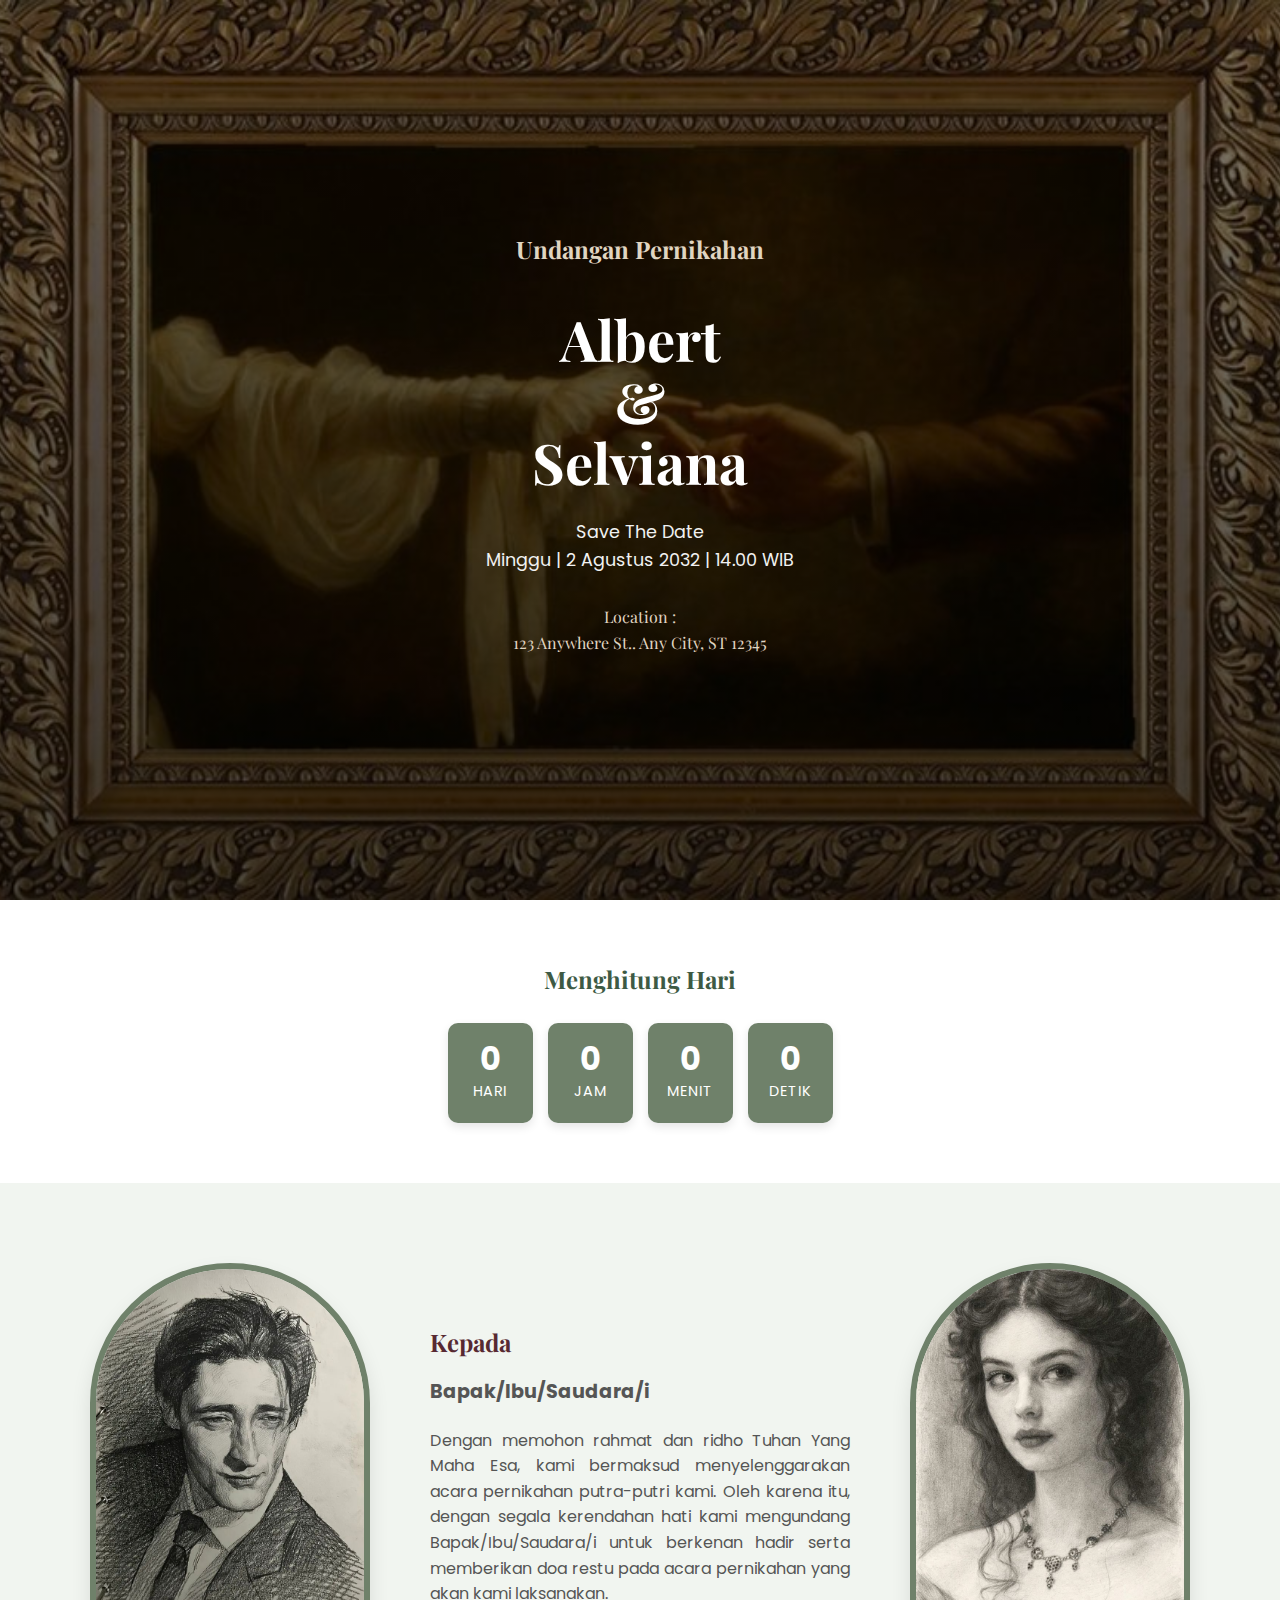
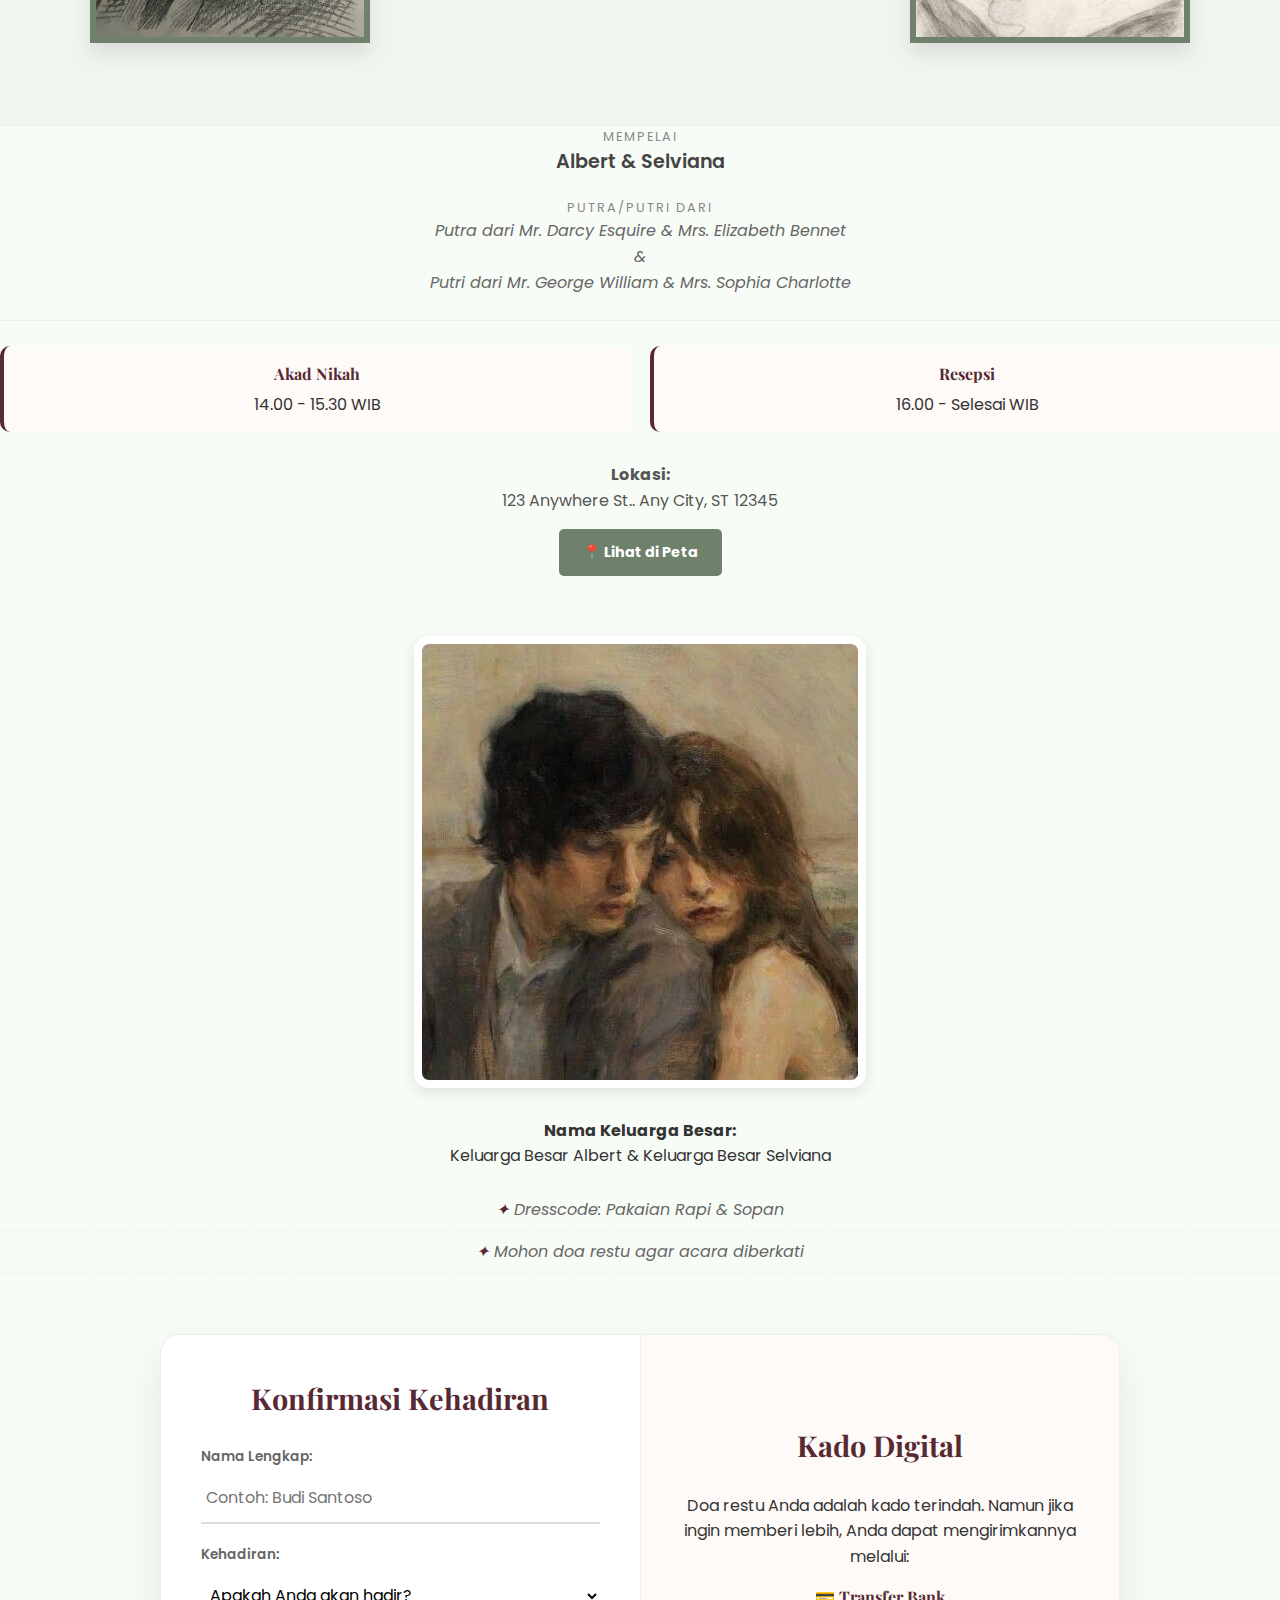
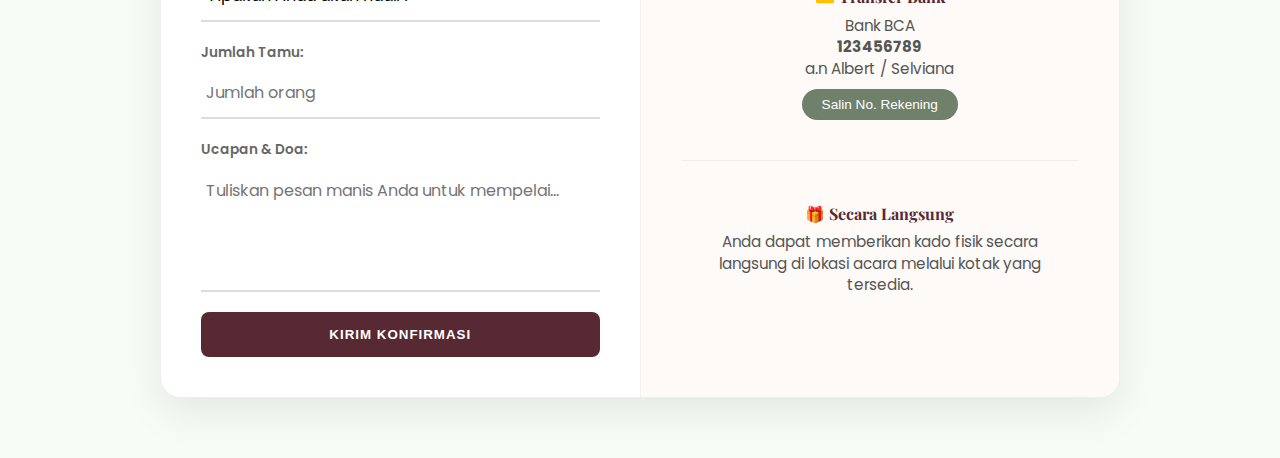
<file: index.html>
<meta name="viewport" content="width=device-width, initial-scale=1">
<!DOCTYPE html>
<html lang="id">
<head>
    <meta charset="UTF-8"> <title>Undangan Pernikahan Albert & Selviana</title>
    <link href="https://fonts.googleapis.com/css2?family=Playfair+Display:ital,wght@0,400;0,700;1,400&family=Poppins:wght@300;400;600&display=swap" rel="stylesheet">
    <link rel="stylesheet" href="style.css">
    <style>
        .cover-page {
            background: linear-gradient(rgba(0,0,0,0.5), rgba(0,0,0,0.7)), 
                        url('heading.jpg') no-repeat center center/cover !important;
        }
    </style>
</head>
<body>
    <div class="cover-page">
        <h2>Undangan Pernikahan</h2>
        <h1>Albert <br> & <br> Selviana</h1>
        <p>Save The Date <br> Minggu | 2 Agustus 2032 | 14.00 WIB</p>
        <h3>Location :<br> 123 Anywhere St.. Any City, ST 12345</h3>
    </div>

    <div class="countdown-page">
        <h2>Menghitung Hari</h2>
        <div class="countdown">
            <div class="countdown-item">
                <span id="days">0</span>
                <p>Hari</p>
            </div>
            <div class="countdown-item">
                <span id="hours">0</span>
                <p>Jam</p>
            </div>
            <div class="countdown-item">
                <span id="minutes">0</span>
                <p>Menit</p>
            </div>
            <div class="countdown-item">
                <span id="seconds">0</span>
                <p>Detik</p>
            </div>
        </div>
    </div>

    <div class="page-two">
        <div class="bride-groom-container">
            <div class="photo-left">
                <img src="grooms.jpg" alt="Foto Mempelai Pria (Albert)">
            </div>
            <div class="center-content">
                <h2>Kepada</h2>
                <p class="guest-greeting">Bapak/Ibu/Saudara/i</p>
                <p style="text-align: justify;">Dengan memohon rahmat dan ridho Tuhan Yang Maha Esa, kami bermaksud menyelenggarakan acara pernikahan putra-putri kami. Oleh karena itu, dengan segala kerendahan hati kami mengundang Bapak/Ibu/Saudara/i untuk berkenan hadir serta memberikan doa restu pada acara pernikahan yang akan kami laksanakan.</p>
            </div>
            <div class="photo-right">
                <img src="brides.jpg" alt="Foto Mempelai Wanita (Selviana)">
            </div>
        </div>
    </div>
                <div class="info-item">
                    <span class="label">Mempelai</span>
                    <p class="value">Albert & Selviana</p>
                </div>
                <div class="info-item">
                    <span class="label">Putra/Putri Dari</span>
                    <p class="value parents">Putra dari Mr. Darcy Esquire & Mrs. Elizabeth Bennet
                        <br> & <br> Putri dari Mr. George William  &  Mrs. Sophia Charlotte</p>
                </div>

                <hr class="divider">

                <div class="schedule-grid">
                    <div class="schedule-item">
                        <h4>Akad Nikah</h4>
                        <p>14.00 - 15.30 WIB</p>
                    </div>
                    <div class="schedule-item">
                        <h4>Resepsi</h4>
                        <p>16.00 - Selesai WIB</p>
                    </div>
                </div>

                <div class="location-box">
                    <p><strong>Lokasi:</strong><br> 123 Anywhere St.. Any City, ST 12345</p>
                    <a class="map-button" href="https://maps.google.com/?q=123+Anywhere+St" target="_blank">📍 Lihat di Peta</a>
                </div>

                <div class="photo-frame">
                    <p style="text-align: center;"><img src="couple.jpg" alt="Foto Mempelai"></p>
                </div>

                <div class="additional-info">
                    <p><strong>Nama Keluarga Besar:</strong><br> Keluarga Besar Albert & Keluarga Besar Selviana</p>
                    <ul class="clean-list">
                        <li>Dresscode: Pakaian Rapi & Sopan</li>
                        <li>Mohon doa restu agar acara diberkati</li>
                    </ul>
                </div>

                <div class="rsvp-container">
    <div class="rsvp-wrapper">
        <div class="rsvp-left">
            <h3>Konfirmasi Kehadiran</h3>
            <form action="#" method="POST">
                <label for="name">Nama Lengkap:</label>
                <input type="text" id="name" name="name" placeholder="Contoh: Budi Santoso" required>

                <label for="attendance">Kehadiran:</label>
                <select id="attendance" name="attendance" required>
                    <option value="" disabled selected>Apakah Anda akan hadir?</option>
                    <option value="ya">Ya, Saya Hadir</option>
                    <option value="tidak">Maaf, Tidak Bisa Hadir</option>
                </select>

                <label for="guests">Jumlah Tamu:</label>
                <input type="number" id="guests" name="guests" min="1" max="5" placeholder="Jumlah orang">

                <label for="notes">Ucapan & Doa:</label>
                <textarea id="notes" name="notes" rows="4" placeholder="Tuliskan pesan manis Anda untuk mempelai..."></textarea>

                <button type="submit">Kirim Konfirmasi</button>
            </form>
        </div>

        <div class="rsvp-right">
            <h3>Kado Digital</h3>
            <p>Doa restu Anda adalah kado terindah. Namun jika ingin memberi lebih, Anda dapat mengirimkannya melalui:</p>
            
            <div class="gift-options">
                <div class="gift-card">
                    <h4>💳 Transfer Bank</h4>
                    <p>Bank BCA<br><strong>123456789</strong><br>a.n Albert / Selviana</p>
                    <button class="copy-btn">Salin No. Rekening</button>
                </div>

                <hr class="divider">

                <div class="gift-card">
                    <h4>🎁 Secara Langsung</h4>
                    <p>Anda dapat memberikan kado fisik secara langsung di lokasi acara melalui kotak yang tersedia.</p>
                </div>
            </div>
        </div>
    </div>
</div>

    <script>
        // Copy-paste isi file kode-javascript.js Anda di sini atau panggil filenya
        
        // CONTOH ISI JAVASCRIPT:
        const weddingDate = new Date("Aug 2, 2032 14:00:00").getTime();
        setInterval(function() {
            const now = new Date().getTime();
            const distance = weddingDate - now;
            document.getElementById("days").innerHTML = Math.floor(distance / (1000 * 60 * 60 * 24));
            document.getElementById("hours").innerHTML = Math.floor((distance % (1000 * 60 * 60 * 24)) / (1000 * 60 * 60));
            document.getElementById("minutes").innerHTML = Math.floor((distance % (1000 * 60 * 60)) / (1000 * 60));
            document.getElementById("seconds").innerHTML = Math.floor((distance % (1000 * 60)) / 1000);
        }, 1000);
    </script>
</body>
</html>
</file>
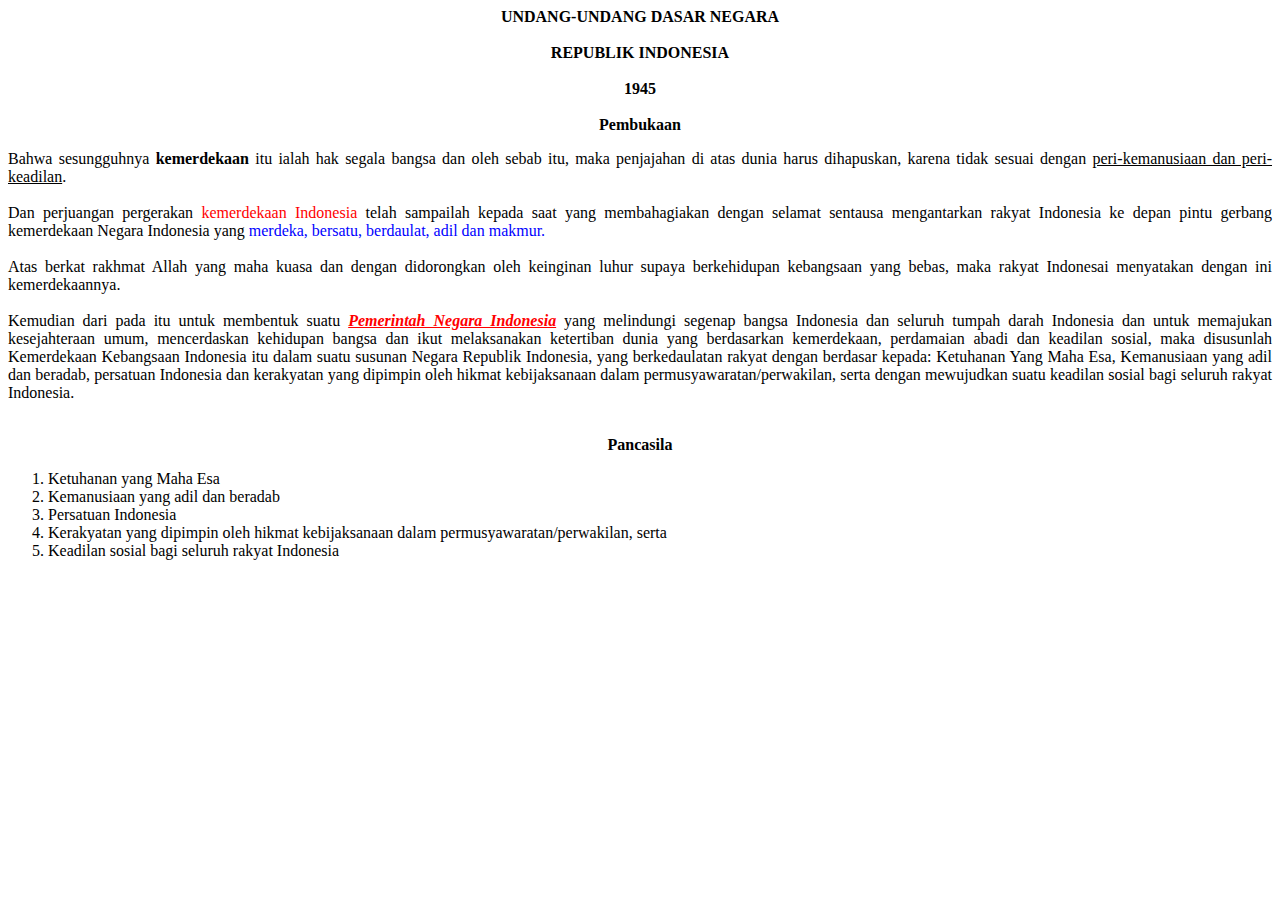
<file: Albert Wujaya tugas_html.html>
<!DOCTYPE html>
<head>
<title>UUD 1945</title>
<b><center>UNDANG-UNDANG DASAR NEGARA<br><br> REPUBLIK INDONESIA<br><br>1945<br><br>Pembukaan</center></b>
</head>
<body>
<p align = "justify"> Bahwa sesungguhnya <b>kemerdekaan</b> itu ialah hak segala bangsa dan oleh sebab itu, maka penjajahan di atas dunia harus dihapuskan, karena tidak sesuai dengan <u>peri-kemanusiaan dan peri-keadilan</u>.<br><br> Dan perjuangan pergerakan <font color="red">kemerdekaan Indonesia</font> telah sampailah kepada saat yang membahagiakan dengan selamat sentausa mengantarkan rakyat Indonesia ke depan pintu gerbang kemerdekaan Negara Indonesia yang <font color ="blue">merdeka, bersatu, berdaulat, adil dan makmur.</font><br><br>Atas berkat rakhmat Allah yang maha kuasa dan dengan didorongkan oleh keinginan luhur supaya berkehidupan kebangsaan yang bebas, maka rakyat Indonesai menyatakan dengan ini kemerdekaannya.<br><br>Kemudian dari pada itu untuk membentuk suatu <font color = "red"><b><u><i>Pemerintah Negara Indonesia</i></u></b></font> yang melindungi segenap bangsa Indonesia dan seluruh tumpah darah Indonesia dan untuk memajukan kesejahteraan umum, mencerdaskan kehidupan bangsa dan ikut melaksanakan ketertiban dunia yang berdasarkan kemerdekaan, perdamaian abadi dan keadilan sosial, maka disusunlah Kemerdekaan Kebangsaan Indonesia itu dalam suatu susunan Negara Republik Indonesia, yang berkedaulatan rakyat dengan berdasar kepada: Ketuhanan Yang Maha Esa, Kemanusiaan yang adil dan beradab, persatuan Indonesia dan kerakyatan yang dipimpin oleh hikmat kebijaksanaan dalam permusyawaratan/perwakilan, serta dengan mewujudkan suatu keadilan sosial bagi seluruh rakyat Indonesia.</p><br>
<b><center> Pancasila </center></b>
<ol>
	<li>Ketuhanan yang Maha Esa</li>
	<li>Kemanusiaan yang adil dan beradab</li>
	<li>Persatuan Indonesia</li>
	<li>Kerakyatan yang dipimpin oleh hikmat kebijaksanaan dalam permusyawaratan/perwakilan, serta</li>
	<li>Keadilan sosial bagi seluruh rakyat Indonesia</li>
</file>
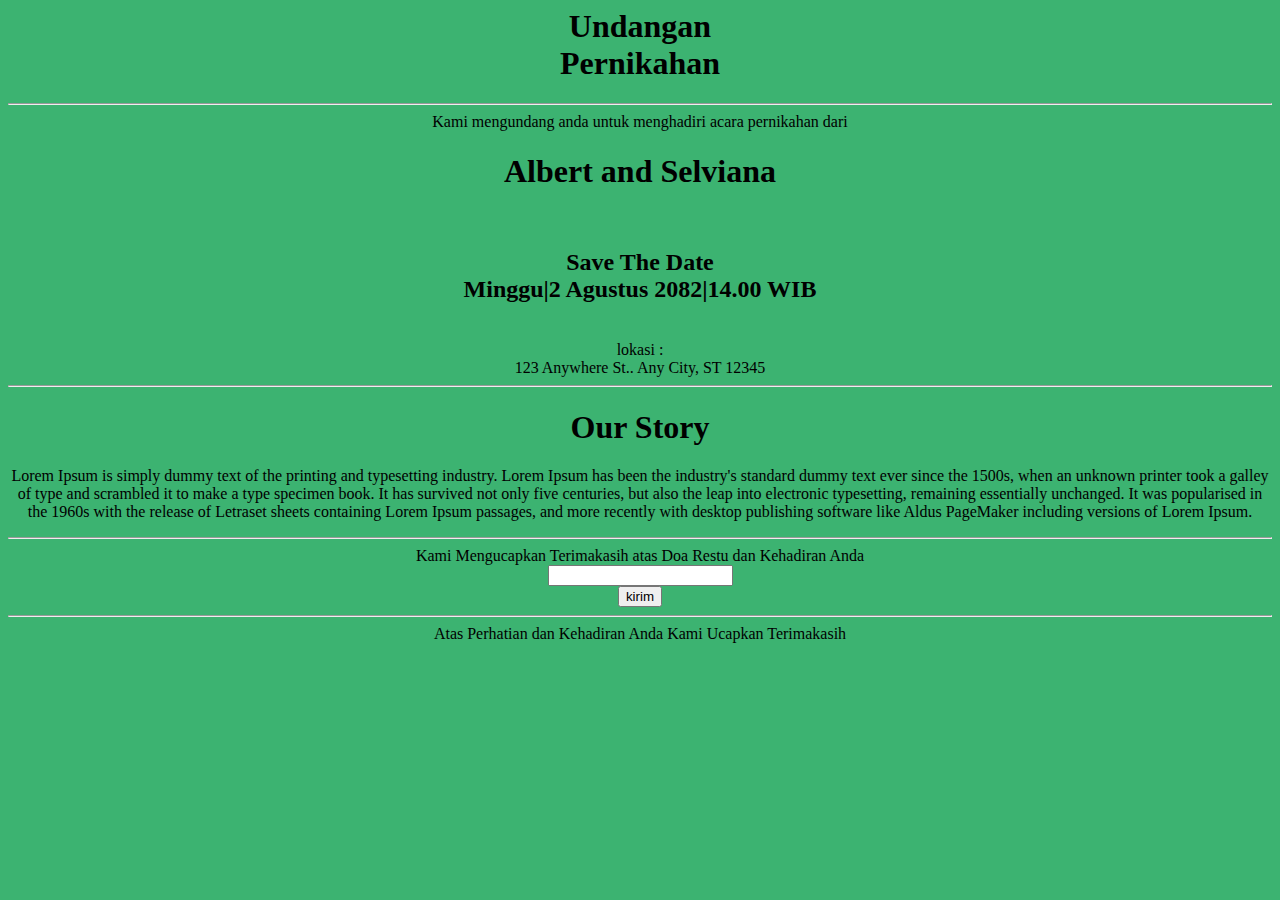
<file: indexlama.html>
<meta name="viewport" content="width=device-width, initial-scale=1">
<!DOCTYPE html>
<html>
<head> 
<title> Undangan Nikah </title>
<center><h1>Undangan <br>Pernikahan</h1></center>
<hr>
</head>

<body bgcolor="#3CB371">
<center>Kami mengundang anda untuk
menghadiri acara pernikahan dari<br>
<h1> Albert and Selviana </h1>
<br>
<h2> Save The Date <br>Minggu|2 Agustus 2082|14.00 WIB </h2> 
<br>
lokasi :<br> 123 Anywhere St.. Any City, ST 12345 
<hr>
<h1> Our Story </h1> 
<p>Lorem Ipsum is simply dummy text of the printing and typesetting industry. Lorem Ipsum has been the industry's standard dummy text ever since the 1500s, when an unknown printer took a galley of type and scrambled it to make a type specimen book. It has survived not only five centuries, but also the leap into electronic typesetting, remaining essentially unchanged. It was popularised in the 1960s with the release of Letraset sheets containing Lorem Ipsum passages, and more recently with desktop publishing software like Aldus PageMaker including versions of Lorem Ipsum.</p>
<hr> 
Kami Mengucapkan Terimakasih atas Doa Restu dan Kehadiran Anda
<br>
<input></input>
<br>
<button>kirim</button>
<hr>Atas Perhatian dan Kehadiran Anda Kami Ucapkan Terimakasih</center>

</body>
<html>
</file>
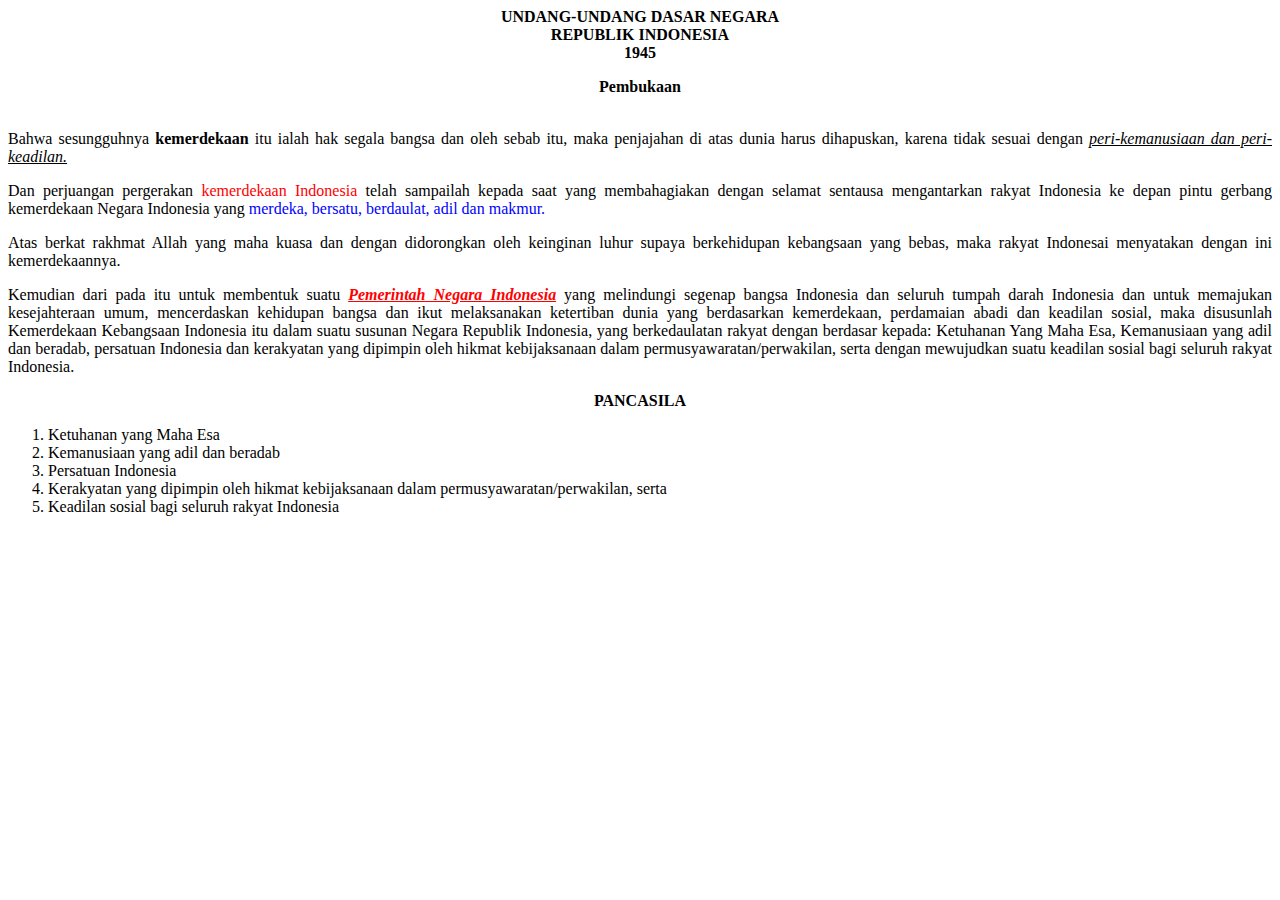
<file: Selviana Ananda tugas_html.html>
<html>
	<head>
		<title>Hello World:D</title>
	</head>
	<body>
<b><center>UNDANG-UNDANG DASAR NEGARA<br>
REPUBLIK INDONESIA<br>
1945<br></p>
Pembukaan</center></b><br>

<p align="justify">Bahwa sesungguhnya <b>kemerdekaan</b> itu ialah hak segala bangsa dan oleh sebab itu, maka penjajahan di atas dunia harus dihapuskan, karena tidak sesuai dengan <i><u>peri-kemanusiaan dan peri-keadilan.</i></u></p>

<p align="justify">Dan perjuangan pergerakan <font color="Red"> kemerdekaan Indonesia</font> telah sampailah kepada saat yang membahagiakan dengan selamat sentausa mengantarkan rakyat Indonesia ke depan pintu gerbang kemerdekaan Negara Indonesia yang <font color="blue">merdeka, bersatu, berdaulat, adil dan makmur.</font></p>

<p align="justify">Atas berkat rakhmat Allah yang maha kuasa dan dengan didorongkan oleh keinginan luhur supaya berkehidupan kebangsaan yang bebas, maka rakyat Indonesai menyatakan dengan ini kemerdekaannya.</p>

<p align="justify">Kemudian dari pada itu untuk membentuk suatu <b><font color="Red"><u><i>Pemerintah Negara Indonesia</b></u></i></font color> yang melindungi segenap bangsa Indonesia dan seluruh tumpah darah Indonesia dan untuk memajukan kesejahteraan umum, mencerdaskan kehidupan bangsa dan ikut melaksanakan ketertiban dunia yang berdasarkan kemerdekaan, perdamaian abadi dan keadilan sosial, maka disusunlah Kemerdekaan Kebangsaan Indonesia itu dalam suatu susunan Negara Republik Indonesia, yang berkedaulatan rakyat dengan berdasar kepada: Ketuhanan Yang Maha Esa, Kemanusiaan yang adil dan beradab, persatuan Indonesia dan kerakyatan yang dipimpin oleh hikmat kebijaksanaan dalam permusyawaratan/perwakilan, serta dengan mewujudkan suatu keadilan sosial bagi seluruh rakyat Indonesia. </p>

<b><center>PANCASILA</center></b>
<ol>
<li>Ketuhanan yang Maha Esa</li>
<li>Kemanusiaan yang adil dan beradab</li>
<li>Persatuan Indonesia</li>
<li>Kerakyatan yang dipimpin oleh hikmat kebijaksanaan dalam permusyawaratan/perwakilan, serta</li>
<li>Keadilan sosial bagi seluruh rakyat Indonesia</li>
</ol>
</file>
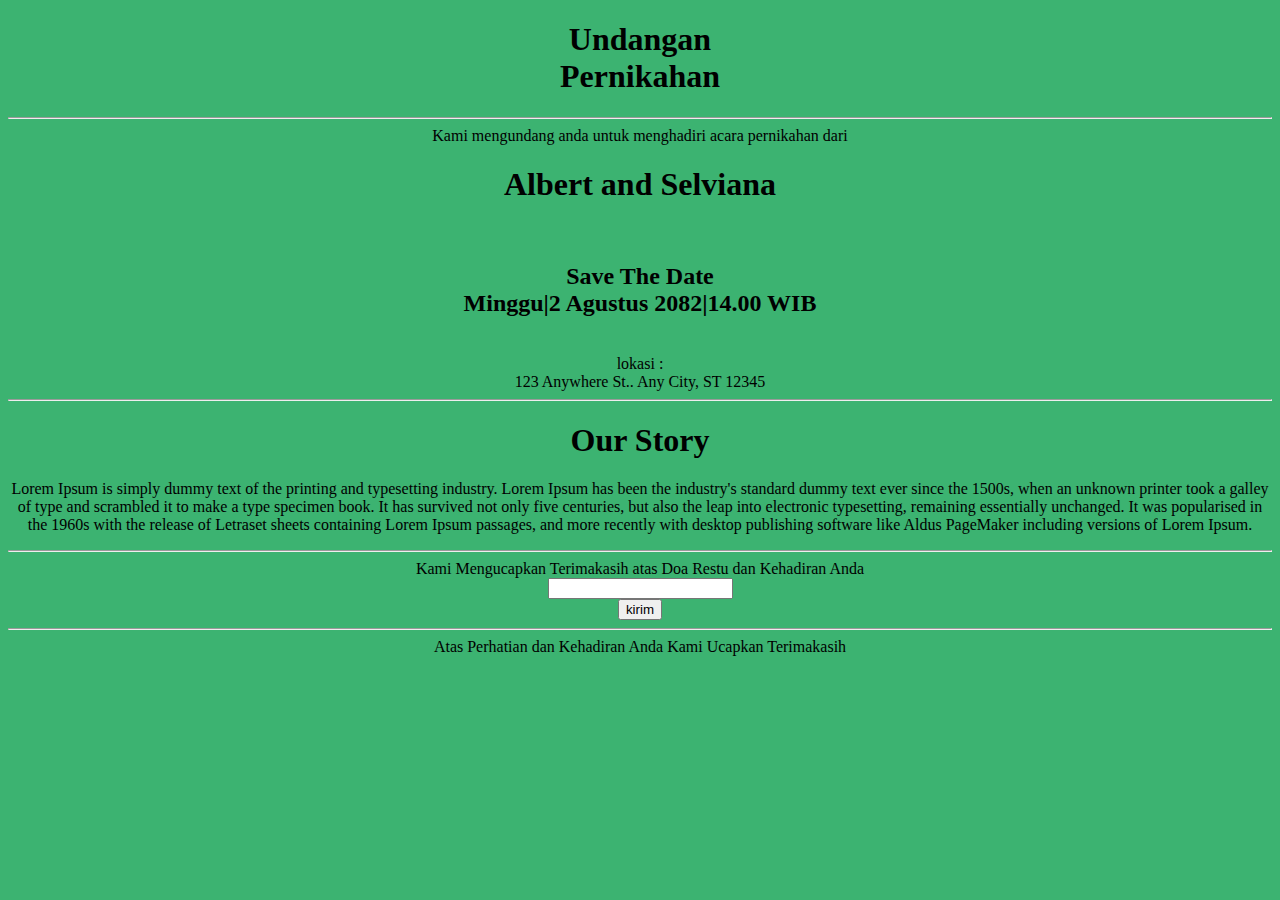
<file: undangan_html.html>
<!DOCTYPE html>
<html>
<head> 
<title> Undangan Nikah </title>
<center><h1>Undangan <br>Pernikahan</h1></center>
<hr>
</head>

<body bgcolor="#3CB371">
<center>Kami mengundang anda untuk
menghadiri acara pernikahan dari<br>
<h1> Albert and Selviana </h1>
<br>
<h2> Save The Date <br>Minggu|2 Agustus 2082|14.00 WIB </h2> 
<br>
lokasi :<br> 123 Anywhere St.. Any City, ST 12345 
<hr>
<h1> Our Story </h1> 
<p>Lorem Ipsum is simply dummy text of the printing and typesetting industry. Lorem Ipsum has been the industry's standard dummy text ever since the 1500s, when an unknown printer took a galley of type and scrambled it to make a type specimen book. It has survived not only five centuries, but also the leap into electronic typesetting, remaining essentially unchanged. It was popularised in the 1960s with the release of Letraset sheets containing Lorem Ipsum passages, and more recently with desktop publishing software like Aldus PageMaker including versions of Lorem Ipsum.</p>
<hr> 
Kami Mengucapkan Terimakasih atas Doa Restu dan Kehadiran Anda
<br>
<input></input>
<br>
<button>kirim</button>
<hr>Atas Perhatian dan Kehadiran Anda Kami Ucapkan Terimakasih</center>

</body>
<html>
</file>
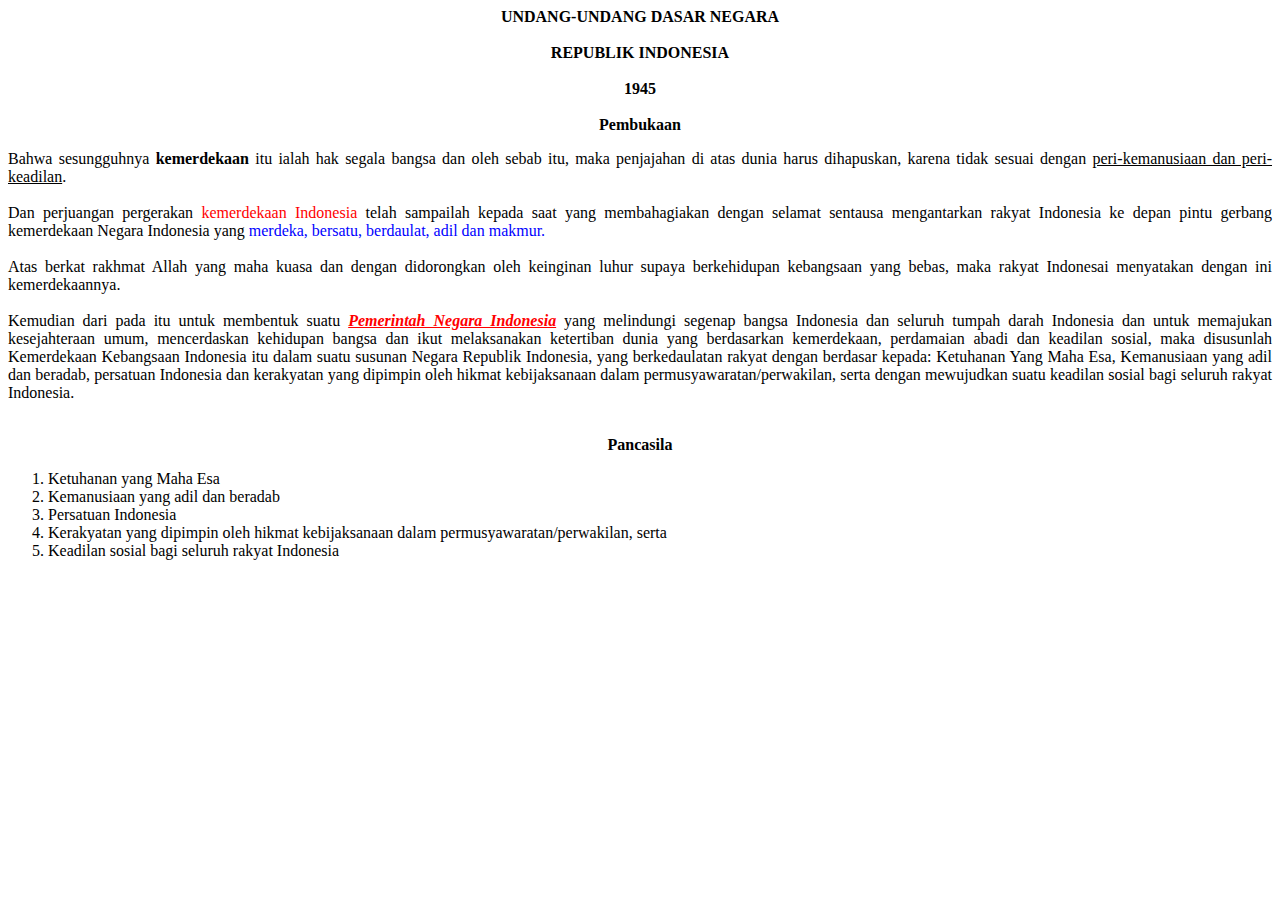
<file: aktivitas/Albert Wujaya tugas_html.html>
<!DOCTYPE html>
<head>
<title>UUD 1945</title>
<b><center>UNDANG-UNDANG DASAR NEGARA<br><br> REPUBLIK INDONESIA<br><br>1945<br><br>Pembukaan</center></b>
</head>
<body>
<p align = "justify"> Bahwa sesungguhnya <b>kemerdekaan</b> itu ialah hak segala bangsa dan oleh sebab itu, maka penjajahan di atas dunia harus dihapuskan, karena tidak sesuai dengan <u>peri-kemanusiaan dan peri-keadilan</u>.<br><br> Dan perjuangan pergerakan <font color="red">kemerdekaan Indonesia</font> telah sampailah kepada saat yang membahagiakan dengan selamat sentausa mengantarkan rakyat Indonesia ke depan pintu gerbang kemerdekaan Negara Indonesia yang <font color ="blue">merdeka, bersatu, berdaulat, adil dan makmur.</font><br><br>Atas berkat rakhmat Allah yang maha kuasa dan dengan didorongkan oleh keinginan luhur supaya berkehidupan kebangsaan yang bebas, maka rakyat Indonesai menyatakan dengan ini kemerdekaannya.<br><br>Kemudian dari pada itu untuk membentuk suatu <font color = "red"><b><u><i>Pemerintah Negara Indonesia</i></u></b></font> yang melindungi segenap bangsa Indonesia dan seluruh tumpah darah Indonesia dan untuk memajukan kesejahteraan umum, mencerdaskan kehidupan bangsa dan ikut melaksanakan ketertiban dunia yang berdasarkan kemerdekaan, perdamaian abadi dan keadilan sosial, maka disusunlah Kemerdekaan Kebangsaan Indonesia itu dalam suatu susunan Negara Republik Indonesia, yang berkedaulatan rakyat dengan berdasar kepada: Ketuhanan Yang Maha Esa, Kemanusiaan yang adil dan beradab, persatuan Indonesia dan kerakyatan yang dipimpin oleh hikmat kebijaksanaan dalam permusyawaratan/perwakilan, serta dengan mewujudkan suatu keadilan sosial bagi seluruh rakyat Indonesia.</p><br>
<b><center> Pancasila </center></b>
<ol>
	<li>Ketuhanan yang Maha Esa</li>
	<li>Kemanusiaan yang adil dan beradab</li>
	<li>Persatuan Indonesia</li>
	<li>Kerakyatan yang dipimpin oleh hikmat kebijaksanaan dalam permusyawaratan/perwakilan, serta</li>
	<li>Keadilan sosial bagi seluruh rakyat Indonesia</li>
</ol>
</body>
</html>
</file>
<file: style.css>
/* Reset & Base Styles */
* {
    margin: 0;
    padding: 0;
    box-sizing: border-box;
}

body {
    font-family: 'Poppins', sans-serif; /* Menggunakan Poppins untuk teks isi */
    color: #333; /* Hitam arang lembut untuk teks agar mudah dibaca */
    background-color: #f8fcf7; /* Latar belakang putih kehijauan yang sangat pucat, terinspirasi dari "Olivine" */
    line-height: 1.6;
    text-align: center;
}

h1, h2, h3, h4 {
    font-family: 'Playfair Display', serif; /* Font elegan untuk judul */
    margin-bottom: 15px;
}

/* --- Halaman Depan --- */
.cover-page {
    height: 100vh;
    display: flex;
    flex-direction: column;
    justify-content: center;
    align-items: center;
    background: linear-gradient(rgba(0,0,0,0.5), rgba(0,0,0,0.7)), 
                url('https://images.unsplash.com/photo-1519741497674-611481863552?q=80&w=2070') no-repeat center center/cover;
    color: white; /* Teks putih di atas gambar gelap */
    padding: 20px;
}

.cover-page h2 {
    color: #e0d5c1; /* Warna krem pucat untuk sub-judul di cover */
}

.cover-page h1 {
    font-size: 3.5rem;
    margin: 25px 0;
    line-height: 1.1;
    color: #fff;
}

.cover-page p {
    font-size: 1.1rem;
    color: #f1f1f1;
}

.cover-page h3 {
    margin-top: 30px;
    font-size: 1rem;
    font-weight: normal;
    color: #e0d5c1;
}

/* --- Bagian Countdown --- */
.countdown-page {
    padding: 60px 20px;
    background-color: #fff; /* Latar belakang putih bersih */
}

.countdown-page h2 {
    color: #3d5a44; /* Hijau Olivine Tua untuk judul */
}

.countdown {
    display: flex;
    justify-content: center;
    gap: 15px;
    margin-top: 25px;
}

.countdown-item {
    background: #6f816a; /* Hijau Olivine (PANTONE 18-0316 TCX) untuk kotak */
    color: white; /* Teks putih */
    padding: 20px 15px;
    border-radius: 10px;
    min-width: 85px;
    box-shadow: 0 4px 10px rgba(0,0,0,0.1);
}

.countdown-item span {
    font-size: 2rem;
    font-weight: bold;
    display: block;
    line-height: 1;
}

.countdown-item p {
    font-size: 0.9rem;
    margin-top: 5px;
    text-transform: uppercase;
    letter-spacing: 1px;
}

/* --- Halaman Dua: Mempelai --- */
.page-two {
    padding: 80px 20px;
    background-color: #f1f5f0; /* Hijau pucat yang sangat lembut */
}

.page-two h2 {
    color: #572932; /* Burgundy (PANTONE PMS 504 C) untuk judul */
}

.bride-groom-container {
    display: flex;
    flex-wrap: wrap;
    justify-content: center;
    align-items: flex-start;
    gap: 40px;
    max-width: 1100px;
    margin: 0 auto;
}

.photo-left img, .photo-right img {
    width: 280px;
    height: 380px;
    object-fit: cover;
    border-radius: 140px 140px 0 0; /* Bentuk kubah trendi */
    border: 6px solid #6f816a; /* Bingkai Hijau Olivine */
    box-shadow: 0 10px 20px rgba(0,0,0,0.1);
}

.center-content {
    flex: 1;
    min-width: 300px;
    padding: 20px;
    text-align: left;
}

.center-content p {
    color: #555;
    margin-bottom: 20px;
}

.guest-greeting {
    font-size: 1.2rem;
    font-weight: bold;
    color: #572932; /* Burgundy */
    margin-bottom: 10px;
}

/* Denah Lokasi */
.center-content h2:last-of-type {
    margin-top: 40px;
}

.denah-map-img {
    max-width: 100%;
    border-radius: 10px;
    border: 1px solid #ddd;
    box-shadow: 0 4px 10px rgba(0,0,0,0.05);
}

/* --- Halaman Ketiga: Detail & RSVP --- */
.page-three {
    padding: 80px 20px;
    background-color: #fff; /* Latar belakang putih */
}

.details-wrapper {
    max-width: 800px;
    margin: 0 auto;
}

.section-title {
    color: #572932; /* Burgundy untuk judul utama */
    font-size: 2.2rem;
    margin-bottom: 40px;
}

/* Kartu Detail */
.details-card {
    background: #ffffff;
    border-radius: 20px;
    padding: 40px;
    box-shadow: 0 10px 30px rgba(0,0,0,0.08);
    border: 1px solid #f1f1f1;
    text-align: left;
}

.info-item { margin-bottom: 20px; }
.label { 
    display: block; 
    font-size: 0.8rem; 
    text-transform: uppercase; 
    letter-spacing: 2px; 
    color: #888;
}
.value { font-size: 1.2rem; font-weight: 600; color: #444; }
.parents { font-weight: normal; font-style: italic; color: #666; font-size: 1rem; }

.divider {
    border: 0;
    border-top: 1px solid #eee;
    margin: 25px 0;
}

/* Grid Jadwal */
.schedule-grid {
    display: grid;
    grid-template-columns: 1fr 1fr;
    gap: 20px;
    margin-bottom: 30px;
}

.schedule-item {
    background: #fdfaf7;
    padding: 15px;
    border-radius: 10px;
    border-left: 4px solid #572932; /* Aksen Burgundy di samping */
}

.schedule-item h4 {
    color: #572932; /* Burgundy */
    margin-bottom: 5px;
}

.location-box { margin-bottom: 30px; }
.location-box p { color: #555; }

/* Tombol Peta */
.map-button {
    display: inline-block;
    margin-top: 15px;
    padding: 12px 24px;
    background: #6f816a; /* Tombol Hijau Olivine */
    color: white;
    text-decoration: none;
    border-radius: 5px;
    font-weight: bold;
    font-size: 0.9rem;
    transition: background 0.3s ease;
}

.map-button:hover {
    background: #3d5a44; /* Hijau Olivine Tua saat hover */
}

/* Karakter Aneh di Daftar (Memperbaiki error encoding) */
.clean-list {
    list-style: none;
    padding: 0;
    margin: 20px 0;
}

.clean-list li {
    padding: 8px 0;
    border-bottom: 1px dashed #eee;
    font-style: italic;
    color: #666;
}

.clean-list li::before {
    content: "✦ "; /* Menggunakan simbol bunga sederhana */
    color: #572932; /* Simbol warna Burgundy */
}

/* Bingkai Foto di Bagian Detail */
.photo-frame img {
    max-width: 100%;
    border-radius: 15px;
    margin: 30px 0;
    border: 8px solid #fff;
    box-shadow: 0 5px 15px rgba(0,0,0,0.1);
}

/* Container Utama */
.rsvp-container {
    max-width: 1000px;
    margin: 60px auto;
    padding: 0 20px;
}

.rsvp-wrapper {
    display: flex;
    flex-wrap: wrap;
    background: #ffffff;
    border-radius: 20px;
    box-shadow: 0 15px 40px rgba(0,0,0,0.08);
    overflow: hidden;
    border: 1px solid #eee;
}

/* Kolom Kiri: Form */
.rsvp-left {
    flex: 1;
    min-width: 320px;
    padding: 40px;
    text-align: left;
}

/* Kolom Kanan: Gift */
.rsvp-right {
    flex: 1;
    min-width: 320px;
    padding: 40px;
    background-color: #fdfaf7; /* Warna krem sangat lembut */
    border-left: 1px solid #f1f1f1;
    display: flex;
    flex-direction: column;
    justify-content: center;
}

.rsvp-left h3, .rsvp-right h3 {
    color: #572932;
    font-size: 1.8rem;
    margin-bottom: 25px;
    text-align: center;
}

/* Styling Input (Gaya Minimalis Anda) */
.rsvp-left label {
    display: block;
    margin-bottom: 5px;
    font-weight: 600;
    font-size: 0.85rem;
    color: #666;
}

.rsvp-left input, .rsvp-left select, .rsvp-left textarea {
    width: 100%;
    padding: 12px 5px;
    margin-bottom: 20px;
    border: none;
    border-bottom: 2px solid #ddd;
    background: transparent;
    font-family: inherit;
    font-size: 1rem;
    transition: 0.3s;
}

.rsvp-left input:focus, .rsvp-left select:focus, .rsvp-left textarea:focus {
    outline: none;
    border-color: #572932;
}

.rsvp-left button {
    width: 100%;
    padding: 15px;
    background: #572932;
    color: white;
    border: none;
    border-radius: 8px;
    font-weight: bold;
    text-transform: uppercase;
    letter-spacing: 1px;
    cursor: pointer;
    transition: 0.3s;
}

.rsvp-left button:hover {
    background: #361a1f;
    transform: translateY(-2px);
}

/* Bagian Kado Digital */
.gift-card {
    padding: 15px;
    text-align: center;
}

.gift-icon { font-size: 2rem; display: block; margin-bottom: 10px; }

.gift-card h4 { color: #572932; margin-bottom: 5px; }

.gift-card p { font-size: 0.95rem; color: #555; line-height: 1.4; }

.gift-divider {
    position: relative;
    text-align: center;
    margin: 15px 0;
}

.gift-divider::before {
    content: "";
    position: absolute;
    top: 50%; left: 0; right: 0;
    height: 1px; background: #ddd;
    z-index: 1;
}

.gift-divider span {
    position: relative;
    z-index: 2;
    background: #fdfaf7;
    padding: 0 15px;
    font-size: 0.75rem;
    color: #999;
    font-weight: bold;
}
/* Menyesuaikan textarea agar serasi dengan input minimalis Anda */
.rsvp-left textarea {
    width: 100%;
    padding: 12px 5px;
    margin-bottom: 20px;
    border: none;
    border-bottom: 2px solid #ddd;
    background: transparent;
    font-family: 'Poppins', sans-serif;
    font-size: 1rem;
    resize: none; /* Mencegah user mengubah ukuran kotak secara manual */
    transition: border-color 0.3s ease;
}

.rsvp-left textarea:focus {
    outline: none;
    border-color: #572932;
}

/* Mempercantik tombol salin */
.copy-btn {
    background: #6f816a;
    color: white;
    border: none;
    padding: 8px 20px;
    border-radius: 20px;
    font-size: 0.85rem;
    cursor: pointer;
    transition: all 0.3s ease;
    margin-top: 10px;
}

.copy-btn:hover {
    background: #3d5a44;
    transform: translateY(-2px);
}
/* Responsif Mobile */
@media (max-width: 768px) {
    .rsvp-wrapper { flex-direction: column; }
    .rsvp-right { border-left: none; border-top: 1px solid #eee; }
}

/* --- Responsif untuk HP --- */
@media (max-width: 768px) {
    .cover-page h1 { font-size: 2.5rem; }
    
    .bride-groom-container { flex-direction: column; align-items: center; }
    .photo-left, .photo-right { order: 2; }
    .center-content { order: 1; text-align: center; }
    
    .schedule-grid { grid-template-columns: 1fr; }
    
    .details-card { padding: 25px; }
}
</file>
